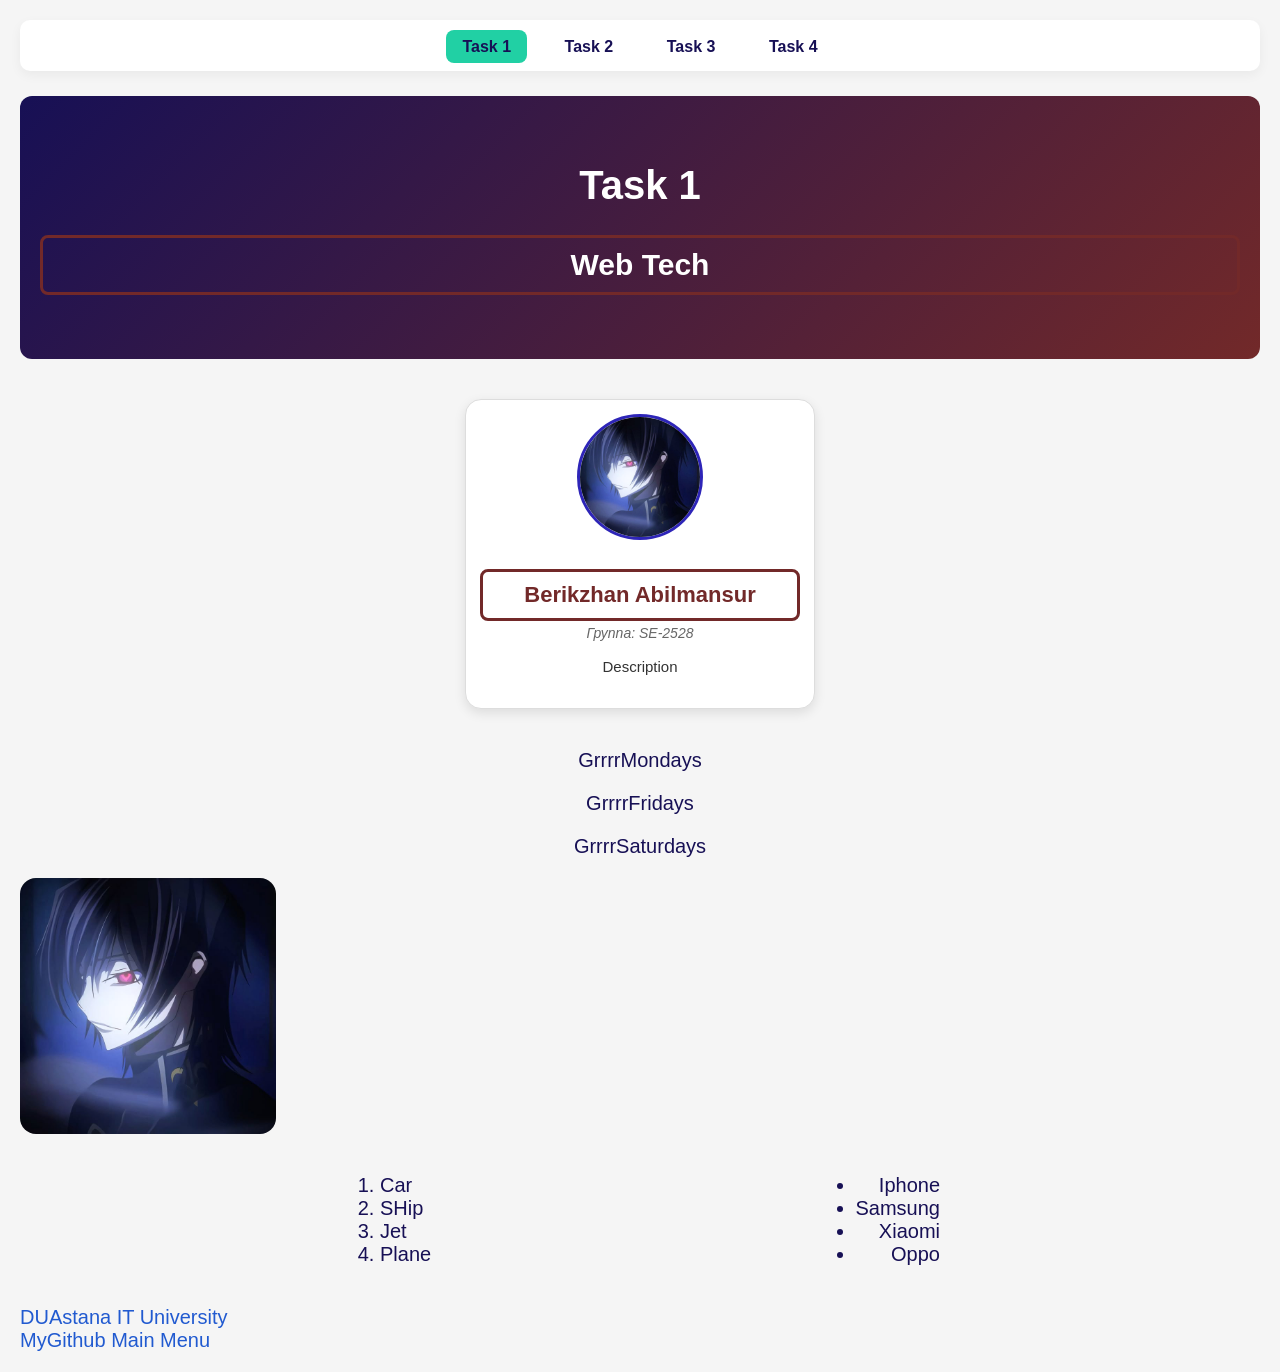
<file: index.html>
<!DOCTYPE html>
<html lang="en">
<head>
    <meta charset="UTF-8">
    <meta name="viewport" content="width=device-width, initial-scale=1.0">
    <title>Document</title>
    <link rel="stylesheet" href="asd.css">
</head>
<body class="tole">
    <nav class="navbar">
    <a href="task1.html" class="active">Task 1</a>
    <a href="task2.html">Task 2</a>
    <a href="exercise1/task3.html">Task 3</a>
    <a href="task4.html">Task 4</a>
</nav>
    <div class="my-gradient-block">
    <h1>Task 1</h1>
    <h2>Web Tech</h2>
</div>
    <div class="profile-card">
        <img class="profile-img" src="images/42a485ed20314d327f73ce82e7ebabc8.jpg" alt="my photo">
        <h2 class="profile-name">Berikzhan Abilmansur</h2>
        <p class="profile-group">Группа: SE-2528</p>
        <p class="profile-desc">Description</p>
    </div>

    <p>GrrrrMondays</p>
    <p>GrrrrFridays</p>
    <p>GrrrrSaturdays</p>
    <img class="portugal" src="images/42a485ed20314d327f73ce82e7ebabc8.jpg" alt="some handsome anime guy">

    <div class="lists-wrapper">
        <ol class="list-left">
            <li>Car</li>
            <li>SHip</li>
            <li>Jet</li>
            <li>Plane</li>
        </ol>
        <ul class="list-right">
            <li>Iphone</li>
            <li>Samsung</li>
            <li>Xiaomi</li>
            <li>Oppo</li>
        </ul>
    </div>

    <a href="https://du.astanait.edu.kz/login">DUAstana IT University</a>
    <br>
    <a href="https://github.com/haittsu">MyGithub</a>
    <a href="task2.html">Main Menu</a>
</body>
</html>
</file>
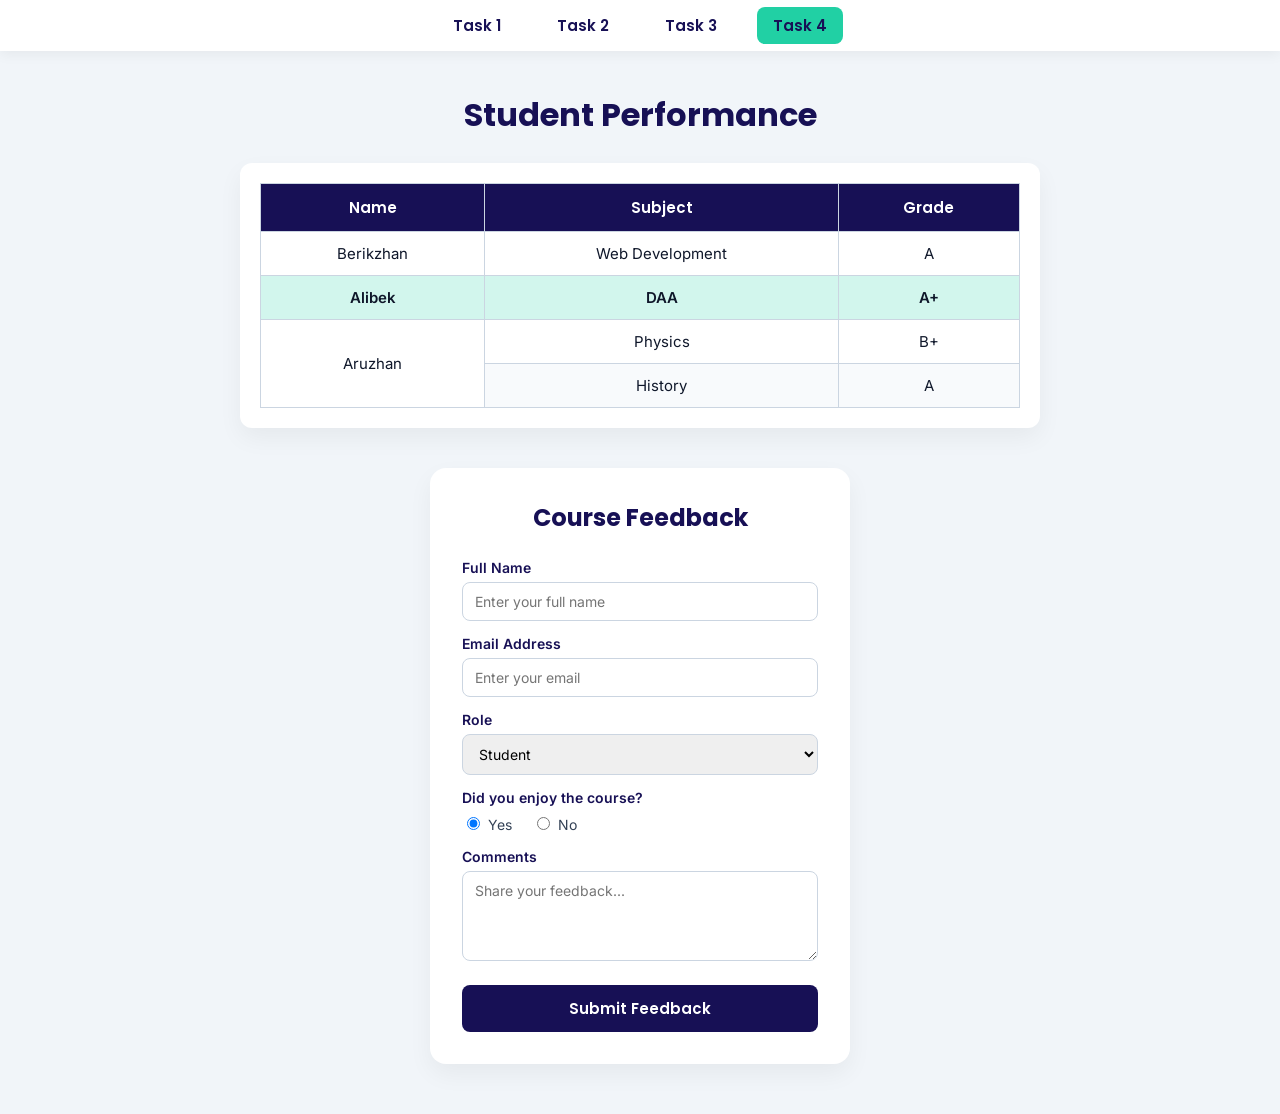
<file: task4.html>
<!DOCTYPE html>
<html lang="en">
<head>
    <meta charset="UTF-8">
    <meta name="viewport" content="width=device-width, initial-scale=1.0">
    <title>Task 4 - Table & Form</title>
    <link href="https://fonts.googleapis.com/css2?family=Inter:wght@400;500;600&family=Poppins:wght@600;700&display=swap" rel="stylesheet">
    <link rel="stylesheet" href="task4.css">
</head>
<body>

    <nav class="navbar">
        <a href="index.html">Task 1</a>
        <a href="task2.html">Task 2</a>
        <a href="exercise1/task3.html">Task 3</a>
        <a href="task4.html" class="active">Task 4</a>
    </nav>

    <div class="main-wrapper">
        <h1 id="table-heading">Student Performance</h1>
        
        <div class="table-container">
            <table class="grades-table">
                <thead>
                    <tr>
                        <th>Name</th>
                        <th>Subject</th>
                        <th>Grade</th>
                    </tr>
                </thead>
                <tbody>
                    <tr>
                        <td>Berikzhan</td>
                        <td>Web Development</td>
                        <td>A</td>
                    </tr>
                    <tr class="highlight-row">
                        <td>Alibek</td>
                        <td>DAA</td>
                        <td>A+</td>
                    </tr>
                    <tr>
                        <td rowspan="2">Aruzhan</td>
                        <td>Physics</td>
                        <td>B+</td>
                    </tr>
                    <tr>
                        <td>History</td>
                        <td>A</td>
                    </tr>
                </tbody>
            </table>
        </div>

        <div class="form-card">
            <h2>Course Feedback</h2>
            
            <form id="feedback-form" action="#" method="POST">
                <label for="student-name">Full Name</label>
                <input type="text" id="student-name" name="student-name" placeholder="Enter your full name" required>

                <label for="student-email">Email Address</label>
                <input type="email" id="student-email" name="student-email" placeholder="Enter your email" required>

                <label for="user-role">Role</label>
                <select id="user-role" name="user-role">
                    <option value="student">Student</option>
                    <option value="teacher">Teacher</option>
                    <option value="other">Other</option>
                </select>

                <label>Did you enjoy the course?</label>
                <div class="radio-group">
                    <input type="radio" id="recommend-yes" name="recommend" value="yes" checked>
                    <label for="recommend-yes" class="radio-label">Yes</label>

                    <input type="radio" id="recommend-no" name="recommend" value="no">
                    <label for="recommend-no" class="radio-label">No</label>
                </div>

                <label for="comments">Comments</label>
                <textarea id="comments" name="comments" rows="4" placeholder="Share your feedback..."></textarea>

                <button type="submit" class="submit-btn">Submit Feedback</button>
            </form>
        </div>
    </div>

</body>
</html>
</file>
<file: asd.css>
.tole {
    background-color: whitesmoke;
    color: rgb(23, 16, 85);
    font-family: 'Franklin Gothic Medium', 'Arial Narrow', Arial, sans-serif;
    font-size: 20px;
}
.navbar {
    background-color: #ffffff;
    padding: 14px 20px;
    text-align: center;
    box-shadow: 0 4px 12px rgba(0, 0, 0, 0.05);
    margin-bottom: 25px;
    border-radius: 10px;
}

.navbar a {
    color: rgb(23, 16, 85);
    text-decoration: none;
    margin: 0 8px;
    font-size: 16px;
    font-weight: 600;
    padding: 8px 16px;
    border-radius: 8px;
    transition: all 0.25s ease;
}

.navbar a:hover, .navbar a.active {
    background-color: rgb(33, 208, 164);
    color: rgb(23, 16, 85);
}
p {
    text-align: center;
}
.portugal {
    width: 256px;
    height: auto;
    display: block;
    justify-self: center;
    border-radius: 16px;
    max-width: 67%;
}
h2 {
    text-align: center;
    margin: 10px 5;
    padding: 10px;
    border: 3px solid rgb(114, 41, 41);
    border-radius: 8px;
}

a {
    color: rgb(33, 90, 208);
    text-decoration: none;
    transition: color 0.3s ease, background-color 0.3s ease;
}

a:hover {
    color: white;
    background-color: rgb(114, 41, 41);
    padding: 2px 6px;
    border-radius: 16px;
}
#Friday {
    text-align: center;
    margin: 10px 5;
    padding: 5px;
    border: 4px dashed rgb(89, 90, 41);
    border-radius: 8px;
}

.profile-card {
    max-width: 320px;
    margin: 40px auto;      
    padding: 14px;
    background-color: white;
    border: 1px solid #ddd;
    border-radius: 16px;
    box-shadow: 0 4px 12px rgba(0, 0, 0, 0.1);
    text-align: center;
}

.profile-img {
    width: 120px;
    height: 120px;
    object-fit: cover;   
    border-radius: 50%;     
    border: 3px solid rgb(46, 37, 184);
    margin-bottom: 16px;
}

.profile-name {
    margin: 8px 0 4px;
    font-size: 22px;
    color: rgb(114, 41, 41);
}

.profile-group {
    margin: 0 0 12px;
    font-size: 14px;
    color: #666;
    font-style: italic;
}

.profile-desc {
    font-size: 15px;
    line-height: 1.5;
    color: #333;
}


body {
    background-color: rgb(33, 208, 164);
    margin: 0;
    padding: 20px;
}

.lists-wrapper {
    display: flex;
    justify-content: space-between; 
    width: 100%;
    max-width: 600px;
    margin: 20px auto;
}

.list-left {
    text-align: left;
}

.list-right {
    text-align: right;
}

@media (max-width: 480px) {
    .lists-wrapper {
        flex-direction: column; 
        align-items: flex-start;
    }
}
.my-gradient-block {
    background: linear-gradient(135deg, rgb(23, 16, 85), rgb(114, 41, 41));
    color: white;      
    padding: 40px 20px;
    border-radius: 12px; 
    text-align: center;
}
</file>
<file: task4.css>
body {
    background-color: #f1f5f9;
    font-family: 'Inter', sans-serif;
    margin: 0;
    padding: 0;
    color: #0f172a;
}

.navbar {
    background-color: #ffffff;
    padding: 14px 20px;
    text-align: center;
    box-shadow: 0 4px 12px rgba(0, 0, 0, 0.05);
}

.navbar a {
    color: rgb(23, 16, 85);
    text-decoration: none;
    margin: 0 10px;
    font-family: 'Poppins', sans-serif;
    font-size: 15px;
    font-weight: 600;
    padding: 8px 16px;
    border-radius: 8px;
    transition: all 0.25s ease;
}

.navbar a:hover, .navbar a.active {
    background-color: rgb(33, 208, 164);
    color: rgb(23, 16, 85);
}

.main-wrapper {
    max-width: 800px;
    margin: 40px auto;
    padding: 0 20px;
}

#table-heading {
    text-align: center;
    color: rgb(23, 16, 85);
    font-family: 'Poppins', sans-serif;
    font-size: 32px;
    margin-bottom: 24px;
}

.table-container {
    background-color: #ffffff;
    border-radius: 12px;
    padding: 20px;
    box-shadow: 0 10px 25px rgba(0, 0, 0, 0.05);
    margin-bottom: 40px;
}

.grades-table {
    width: 100%;
    border-collapse: collapse;
}

.grades-table th, .grades-table td {
    border: 1px solid #cbd5e1;
    padding: 12px 16px;
    text-align: center;
    font-size: 15px;
}

.grades-table th {
    background-color: rgb(23, 16, 85);
    color: #ffffff;
    font-family: 'Poppins', sans-serif;
    font-weight: 600;
}

.grades-table tr:nth-child(even) {
    background-color: #f8fafc;
}

.highlight-row {
    background-color: rgba(33, 208, 164, 0.2) !important;
    font-weight: 600;
}

.form-card {
    background-color: #ffffff;
    padding: 32px;
    border-radius: 16px;
    box-shadow: 0 10px 25px rgba(0, 0, 0, 0.05);
    width: 420px;
    margin: 0 auto 50px auto;
    box-sizing: border-box;
}

.form-card h2 {
    text-align: center;
    color: rgb(23, 16, 85);
    font-family: 'Poppins', sans-serif;
    margin-top: 0;
    margin-bottom: 24px;
    font-size: 24px;
}

label {
    display: block;
    font-weight: 600;
    margin-top: 14px;
    margin-bottom: 6px;
    color: rgb(23, 16, 85);
    font-size: 14px;
}

input[type="text"],
input[type="email"],
select,
textarea {
    width: 100%;
    padding: 10px 12px;
    border: 1.5px solid #cbd5e1;
    border-radius: 8px;
    box-sizing: border-box;
    font-size: 14px;
    font-family: 'Inter', sans-serif;
    transition: border-color 0.2s;
}

input[type="text"]:focus,
input[type="email"]:focus,
select:focus,
textarea:focus {
    border-color: rgb(33, 208, 164);
    outline: none;
}

.radio-group {
    margin-top: 8px;
    margin-bottom: 12px;
}

.radio-group input[type="radio"] {
    margin-right: 4px;
}

.radio-label {
    display: inline;
    font-weight: 400;
    margin-right: 16px;
    color: #334155;
}

.submit-btn {
    width: 100%;
    background-color: rgb(23, 16, 85);
    color: #ffffff;
    border: none;
    padding: 12px;
    border-radius: 8px;
    font-size: 15px;
    font-family: 'Poppins', sans-serif;
    font-weight: 600;
    cursor: pointer;
    margin-top: 20px;
    transition: background-color 0.25s ease;
}

.submit-btn:hover {
    background-color: rgb(114, 41, 41);
}
</file>
